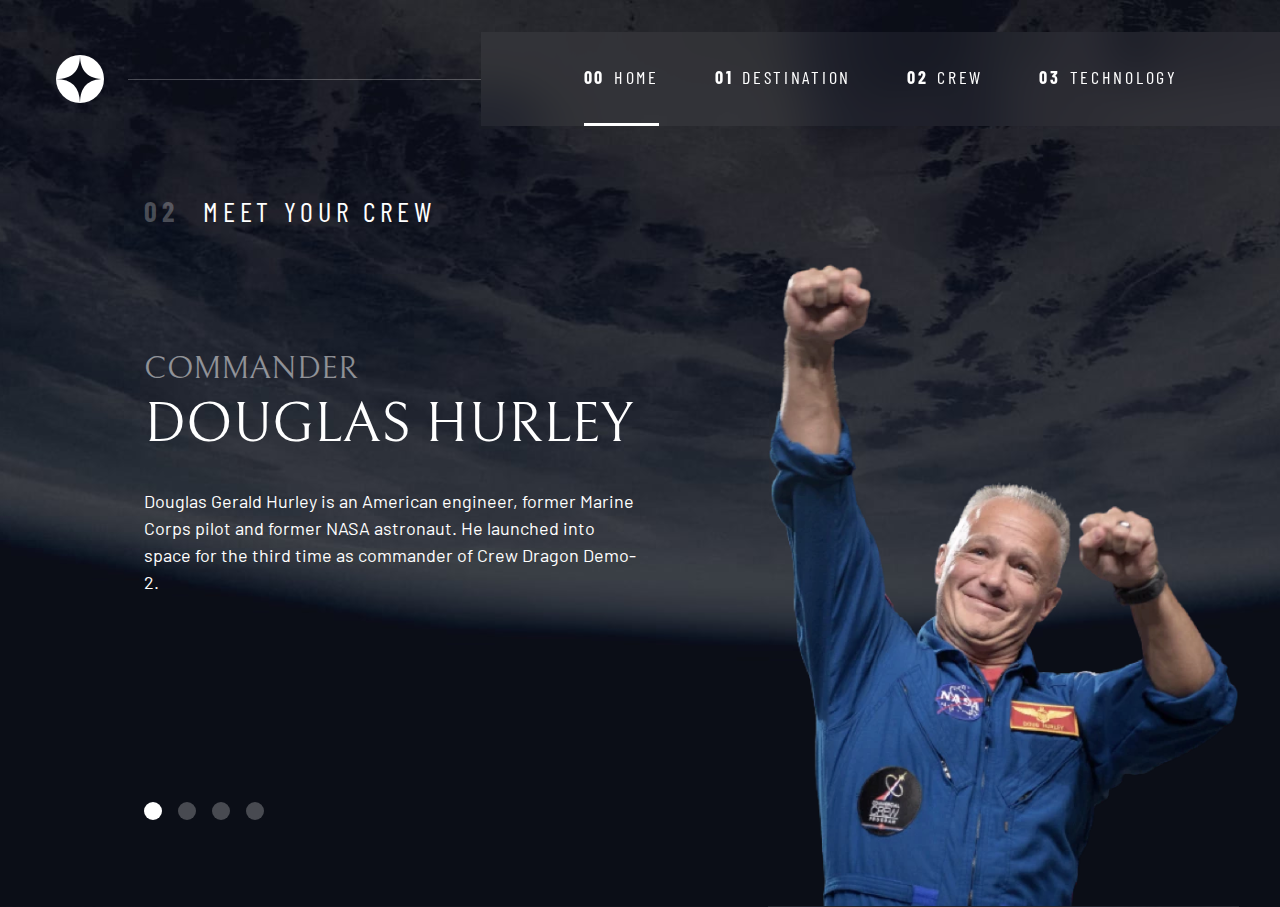
<file: crew-commander.html>
<!DOCTYPE html>
<html lang="en">
  <head>
    <meta charset="UTF-8" />
    <meta name="viewport" content="width=device-width, initial-scale=1.0" />

    <link
      rel="icon"
      type="image/png"
      sizes="32x32"
      href="./assets/favicon-32x32.png"
    />

    <!-- Google Fonts -->
    <link rel="preconnect" href="https://fonts.googleapis.com" />
    <link rel="preconnect" href="https://fonts.gstatic.com" crossorigin />
    <link
      href="https://fonts.googleapis.com/css2?family=Barlow+Condensed:wght@400;700&family=Bellefair&family=Barlow:wght@400;700&display=swap"
      rel="stylesheet"
    />

    <!-- Custom Stylesheets -->
    <link rel="stylesheet" href="index.css" />

    <title>Frontend Mentor | Space tourism website</title>
    <script src="navigation.js" defer></script>
  </head>

  <body class="crew">
    <a class="skip-to-content" href="#main">Skip to content</a>
    <header class="primary-header flex">
      <div class="logo-container">
        <img
          src="./assets/shared/logo.svg"
          alt="space tourism logo"
          class="logo"
        />
      </div>
      <button class="mobile-nav-toggle" aria-controls="primary-navigation">
        <span class="sr-only" aria-expanded="false">Menu</span>
      </button>
      <nav class="nav-container">
        <ul
          id="primary-navigation"
          data-visible="false"
          class="primary-navigation flex underline-indicators"
        >
          <li class="active">
            <a
              class="ff-sans-cond uppercase text-white letter-spacing-2"
              href="index.html"
              ><span aria-hidden="true">00</span>Home</a
            >
          </li>
          <li>
            <a
              class="ff-sans-cond uppercase text-white letter-spacing-2"
              href="destination.html"
              ><span aria-hidden="true">01</span>Destination</a
            >
          </li>
          <li>
            <a
              class="ff-sans-cond uppercase text-white letter-spacing-2"
              href="crew.html"
              ><span aria-hidden="true">02</span>Crew</a
            >
          </li>
          <li>
            <a
              class="ff-sans-cond uppercase text-white letter-spacing-2"
              href="technology.html"
              ><span aria-hidden="true">03</span>Technology</a
            >
          </li>
        </ul>
      </nav>
      <!-- my after:: is here -->
    </header>

    <main id="main" class="grid-container grid-container--crew flow">
      <h1 class="numbered-title">
        <span aria-hidden="true">02</span> Meet your crew
      </h1>

      <div class="dot-indicators flex">
        <button aria-selected="true">
          <span class="sr-only">The commander</span>
        </button>
        <button aria-selected="false">
          <span class="sr-only">The mission specialist</span>
        </button>
        <button aria-selected="false">
          <span class="sr-only">The pilot</span>
        </button>
        <button aria-selected="false">
          <span class="sr-only">The crew engineer</span>
        </button>
      </div>

      <article class="crew-details flow">
        <header class="flow flow--space-small">
          <h2 class="fs-600 ff-serif uppercase">Commander</h2>
          <p class="fs-700 uppercase ff-serif">Douglas Hurley</p>
        </header>
        <p>
          Douglas Gerald Hurley is an American engineer, former Marine Corps
          pilot and former NASA astronaut. He launched into space for the third
          time as commander of Crew Dragon Demo-2.
        </p>
      </article>
      <picture>
        <source
          srcset="assets/crew/image-douglas-hurley.webp"
          type="image/webp"
        />
        <img src="assets/crew/image-douglas-hurley.png" alt="Douglas Hurley" />
      </picture>
    </main>
  </body>
</html>
</file>
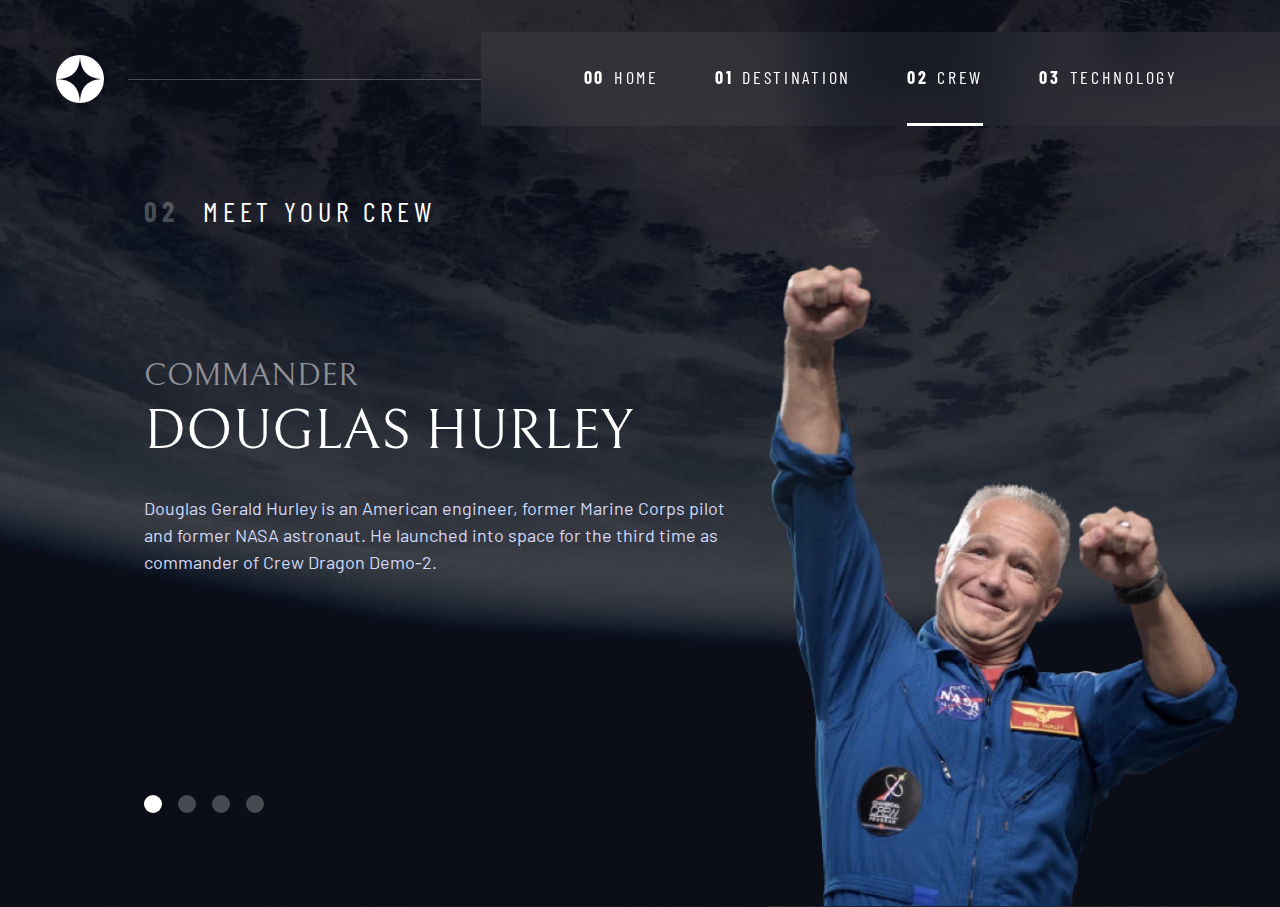
<file: crew.html>
<!DOCTYPE html>
<html lang="en">
  <head>
    <meta charset="UTF-8" />
    <meta name="viewport" content="width=device-width, initial-scale=1.0" />

    <link
      rel="icon"
      type="image/png"
      sizes="32x32"
      href="./assets/favicon-32x32.png"
    />

    <!-- Google Fonts -->
    <link rel="preconnect" href="https://fonts.googleapis.com" />
    <link rel="preconnect" href="https://fonts.gstatic.com" crossorigin />
    <link
      href="https://fonts.googleapis.com/css2?family=Barlow+Condensed:wght@400;700&family=Bellefair&family=Barlow:wght@400;700&display=swap"
      rel="stylesheet"
    />

    <!-- Custom Stylesheets -->
    <link rel="stylesheet" href="index.css" />

    <title>Frontend Mentor | Space tourism website</title>
    <script src="navigation.js" defer></script>
    <script src="tabs.js" defer></script>
  </head>

  <body class="crew">
    <a class="skip-to-content" href="#main">Skip to content</a>
    <header class="primary-header flex">
      <div class="logo-container">
        <img
          src="./assets/shared/logo.svg"
          alt="space tourism logo"
          class="logo"
        />
      </div>
      <button class="mobile-nav-toggle" aria-controls="primary-navigation">
        <span class="sr-only" aria-expanded="false">Menu</span>
      </button>
      <nav class="nav-container">
        <ul
          id="primary-navigation"
          data-visible="false"
          class="primary-navigation flex underline-indicators"
        >
          <li>
            <a
              class="ff-sans-cond uppercase text-white letter-spacing-2"
              href="index.html"
              ><span aria-hidden="true">00</span>Home</a
            >
          </li>
          <li>
            <a
              class="ff-sans-cond uppercase text-white letter-spacing-2"
              href="destination.html"
              ><span aria-hidden="true">01</span>Destination</a
            >
          </li>
          <li class="active">
            <a
              class="ff-sans-cond uppercase text-white letter-spacing-2"
              href="crew.html"
              ><span aria-hidden="true">02</span>Crew</a
            >
          </li>
          <li>
            <a
              class="ff-sans-cond uppercase text-white letter-spacing-2"
              href="technology.html"
              ><span aria-hidden="true">03</span>Technology</a
            >
          </li>
        </ul>
      </nav>
      <!-- my after:: is here -->
    </header>

    <main id="main" class="grid-container grid-container--crew flow">
      <h1 class="numbered-title">
        <span aria-hidden="true">02</span> Meet your crew
      </h1>

      <div
        class="dot-indicators flex"
        role="tablist"
        aria-label="crew member list"
      >
        <button
          aria-selected="true"
          aria-controls="commander-article"
          data-image="commander-image"
          role="tab"
          tabindex="0"
        >
          <span class="sr-only">The commander</span>
        </button>
        <button
          aria-selected="false"
          aria-controls="mission-specialist-article"
          data-image="mission-specialist-image"
          role="tab"
          tabindex="-1"
        >
          <span class="sr-only">The mission specialist</span>
        </button>
        <button
          aria-selected="false"
          aria-controls="pilot-article"
          data-image="pilot-image"
          role="tab"
          tabindex="-1"
        >
          <span class="sr-only">The pilot</span>
        </button>
        <button
          aria-selected="false"
          aria-controls="flight-engineer-article"
          data-image="flight-engineer-image"
          role="tab"
          tabindex="-1"
        >
          <span class="sr-only">The flight engineer</span>
        </button>
      </div>
      <!-- Crew Member Articles -->
      <!-- Douglas Hurley Commander Crew Member -->
      <article
        class="crew-details flow"
        id="commander-article"
        role="tabpanel"
        tabindex="0"
      >
        <header class="flow flow--space-small">
          <h2 class="fs-600 ff-serif uppercase">Commander</h2>
          <p class="fs-700 uppercase ff-serif">Douglas Hurley</p>
        </header>
        <p class="text-accent">
          Douglas Gerald Hurley is an American engineer, former Marine Corps
          pilot and former NASA astronaut. He launched into space for the third
          time as commander of Crew Dragon Demo-2.
        </p>
      </article>
      <!-- Mark Shuttleworth Mission Specialist Crew Member -->
      <article
        hidden
        class="crew-details flow"
        id="mission-specialist-article"
        role="tabpanel"
        tabindex="-1"
      >
        <header class="flow flow--space-small">
          <h2 class="fs-600 ff-serif uppercase">Mission Specialist</h2>
          <p class="fs-700 uppercase ff-serif">Mark Shuttleworth</p>
        </header>
        <p class="text-accent">
          Mark Richard Shuttleworth is the founder and CEO of Canonical, the
          company behind the Linux-based Ubuntu operating system. Shuttleworth
          bcame the first South African to travel to space as a space tourist.
        </p>
      </article>
      <!-- Victor Glover Pilot Crew Member -->
      <article
        hidden
        class="crew-details flow"
        id="pilot-article"
        role="tabpanel"
        tabindex="-1"
      >
        <header class="flow flow--space-small">
          <h2 class="fs-600 ff-serif uppercase">Pilot</h2>
          <p class="fs-700 uppercase ff-serif">Victor Glover</p>
        </header>
        <p class="text-accent">
          Pilot on the first operational flight of the SpaceX Crew Dragon to the
          International Space Station. Glover is a commander in the U.S. Navy
          where he pilots an F/A-18. He was a crew member of Expedition 64, and
          he served as a station systems flight engineer.
        </p>
      </article>
      <!-- Anousheh Ansari Flight Engineer Crew Member -->
      <article
        hidden
        class="crew-details flow"
        id="flight-engineer-article"
        role="tabpanel"
        tabindex="-1"
      >
        <header class="flow flow--space-small">
          <h2 class="fs-600 ff-serif uppercase">Flight Engineer</h2>
          <p class="fs-700 uppercase ff-serif">Anousheh Ansari</p>
        </header>
        <p class="text-accent">
          Anousheh Ansari is an Iranian American engineer and co-founder of
          Prodea Systems. Ansari was the fourth self-funded space tourist, the
          first self-funded woman to fly to the ISS, and the first Iranian in
          space.
        </p>
      </article>
      <!-- End of Crew Member Articles -->
      <!-- Pictures of Crew Members Begins -->
      <!-- Picture Commander -->
      <picture id="commander-image">
        <source
          srcset="assets/crew/image-douglas-hurley.webp"
          type="image/webp"
        />
        <img src="assets/crew/image-douglas-hurley.png" alt="Douglas Hurley" />
      </picture>
      <!-- Picture Mission Specialist -->
      <picture hidden id="mission-specialist-image">
        <source
          srcset="assets/crew/image-mark-shuttleworth.webp"
          type="image/webp"
        />
        <img
          src="assets/crew/image-mark-shuttleworth.png"
          alt="Mark Shuttleworth"
        />
      </picture>
      <!-- Picture Pilot -->
      <picture hidden id="pilot-image">
        <source
          srcset="assets/crew/image-victor-glover.webp"
          type="image/webp"
        />
        <img src="assets/crew/image-victor-glover.png" alt="Victor Glover" />
      </picture>
      <!-- Picture Flight Engineer -->
      <picture hidden id="flight-engineer-image">
        <source
          srcset="assets/crew/image-anousheh-ansari.webp"
          type="image/webp"
        />
        <img
          src="assets/crew/image-anousheh-ansari.png"
          alt="Anousheh Ansari"
        />
      </picture>

      <!-- Pictures of Crew Members Ends -->
    </main>
  </body>
</html>
</file>
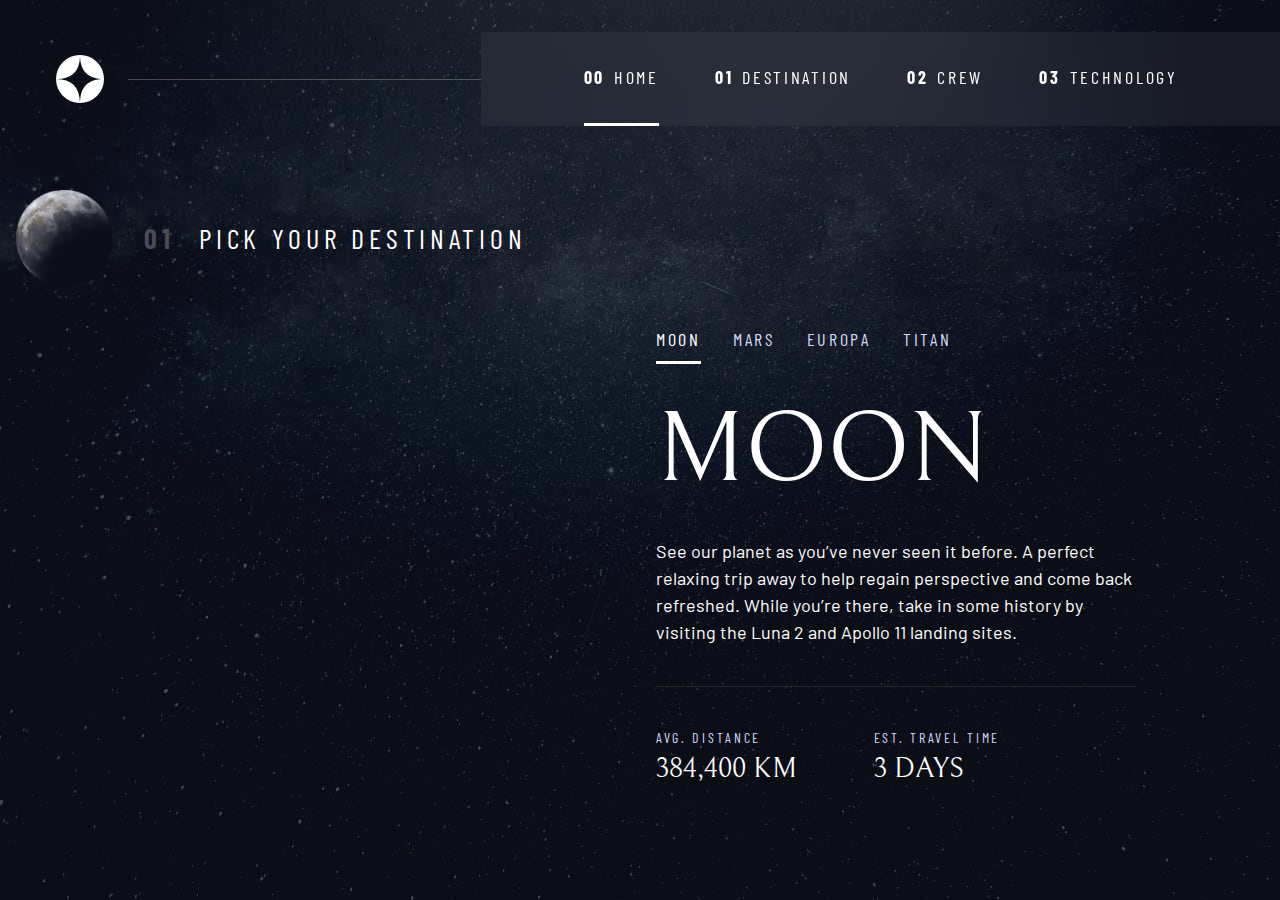
<file: destination-moon.html>
<!DOCTYPE html>
<html lang="en">
  <head>
    <meta charset="UTF-8" />
    <meta name="viewport" content="width=device-width, initial-scale=1.0" />

    <link
      rel="icon"
      type="image/png"
      sizes="32x32"
      href="./assets/favicon-32x32.png"
    />

    <!-- Google Fonts -->
    <link rel="preconnect" href="https://fonts.googleapis.com" />
    <link rel="preconnect" href="https://fonts.gstatic.com" crossorigin />
    <link
      href="https://fonts.googleapis.com/css2?family=Barlow+Condensed:wght@400;700&family=Bellefair&family=Barlow:wght@400;700&display=swap"
      rel="stylesheet"
    />

    <!-- Custom Stylesheets -->
    <link rel="stylesheet" href="index.css" />

    <title>Frontend Mentor | Space tourism website</title>
    <script src="index.js" defer></script>
  </head>

  <body class="destination">
    <a class="skip-to-content" href="#main">Skip to content</a>
    <header class="primary-header flex">
      <div class="logo-container">
        <img
          src="./assets/shared/logo.svg"
          alt="space tourism logo"
          class="logo"
        />
      </div>
      <button class="mobile-nav-toggle" aria-controls="primary-navigation">
        <span class="sr-only" aria-expanded="false">Menu</span>
      </button>
      <nav class="nav-container">
        <ul
          id="primary-navigation"
          data-visible="false"
          class="primary-navigation flex underline-indicators"
        >
          <li class="active">
            <a
              class="ff-sans-cond uppercase text-white letter-spacing-2"
              href="index.html"
              ><span aria-hidden="true">00</span>Home</a
            >
          </li>
          <li>
            <a
              class="ff-sans-cond uppercase text-white letter-spacing-2"
              href="destination.html"
              ><span aria-hidden="true">01</span>Destination</a
            >
          </li>
          <li>
            <a
              class="ff-sans-cond uppercase text-white letter-spacing-2"
              href="crew.html"
              ><span aria-hidden="true">02</span>Crew</a
            >
          </li>
          <li>
            <a
              class="ff-sans-cond uppercase text-white letter-spacing-2"
              href="technology.html"
              ><span aria-hidden="true">03</span>Technology</a
            >
          </li>
        </ul>
      </nav>
      <!-- my after:: is here -->
    </header>

    <main id="main" class="grid-container grid-container--destination flow">
      <h1 class="numbered-title">
        <span aria-hidden="true">01</span> Pick your destination
      </h1>
      <img src="assets/destination/image-moon.png" alt="the moon" />

      <!-- Tabs -->
      <div class="tab-list underline-indicators flex">
        <button
          aria-selected="true"
          class="uppercase text-accent letter-spacing-2 ff-sans-cond"
        >
          Moon
        </button>
        <button
          aria-selected="false"
          class="uppercase text-accent letter-spacing-2 ff-sans-cond"
        >
          Mars
        </button>
        <button
          aria-selected="false"
          class="uppercase text-accent letter-spacing-2 ff-sans-cond"
        >
          Europa
        </button>
        <button
          aria-selected="false"
          class="uppercase text-accent letter-spacing-2 ff-sans-cond"
        >
          Titan
        </button>
      </div>

      <article class="destination-info flow">
        <h2 class="fs-800 uppercase ff-serif">Moon</h2>

        <p>
          See our planet as you’ve never seen it before. A perfect relaxing trip
          away to help regain perspective and come back refreshed. While you’re
          there, take in some history by visiting the Luna 2 and Apollo 11
          landing sites.
        </p>

        <div class="destination-meta flex">
          <div>
            <h3
              class="text-accent fs-200 uppercase letter-spacing-2 ff-sans-cond"
            >
              Avg. distance
            </h3>
            <p class="ff-serif uppercase">384,400 km</p>
          </div>

          <div>
            <h3
              class="text-accent fs-200 uppercase letter-spacing-2 ff-sans-cond"
            >
              Est. travel time
            </h3>
            <p class="ff-serif uppercase">3 days</p>
          </div>
        </div>
      </article>
    </main>
  </body>
</html>
</file>
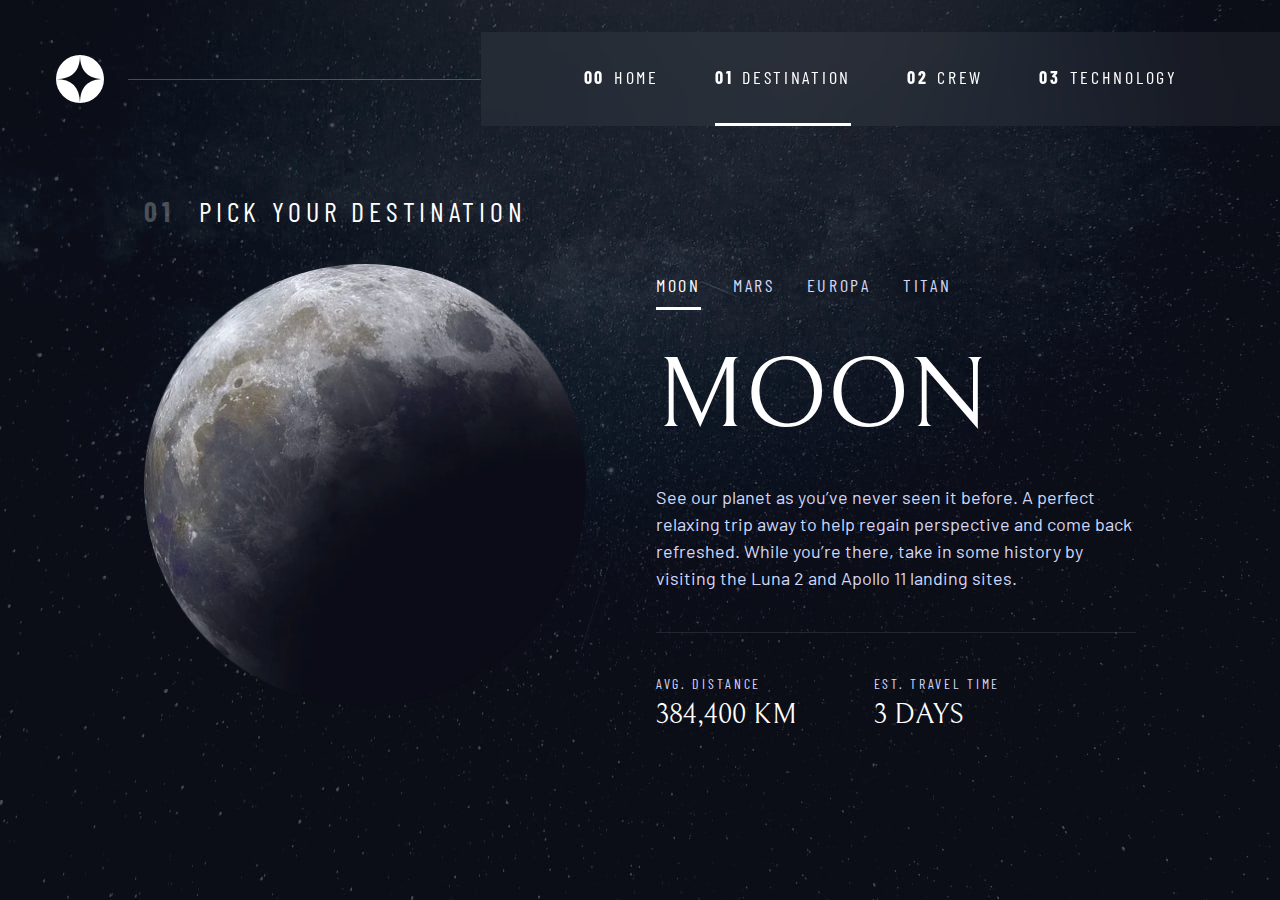
<file: destination.html>
<!DOCTYPE html>
<html lang="en">
  <head>
    <meta charset="UTF-8" />
    <meta name="viewport" content="width=device-width, initial-scale=1.0" />

    <link
      rel="icon"
      type="image/png"
      sizes="32x32"
      href="./assets/favicon-32x32.png"
    />

    <!-- Google Fonts -->
    <link rel="preconnect" href="https://fonts.googleapis.com" />
    <link rel="preconnect" href="https://fonts.gstatic.com" crossorigin />
    <link
      href="https://fonts.googleapis.com/css2?family=Barlow+Condensed:wght@400;700&family=Bellefair&family=Barlow:wght@400;700&display=swap"
      rel="stylesheet"
    />

    <!-- Custom Stylesheets -->
    <link rel="stylesheet" href="index.css" />

    <title>Frontend Mentor | Space tourism website</title>
    <script src="navigation.js" defer></script>
    <script src="tabs.js" defer></script>
  </head>

  <body class="destination">
    <a class="skip-to-content" href="#main">Skip to content</a>
    <header class="primary-header flex">
      <div class="logo-container">
        <img
          src="./assets/shared/logo.svg"
          alt="space tourism logo"
          class="logo"
        />
      </div>
      <button class="mobile-nav-toggle" aria-controls="primary-navigation">
        <span class="sr-only" aria-expanded="false">Menu</span>
      </button>
      <nav class="nav-container">
        <ul
          id="primary-navigation"
          data-visible="false"
          class="primary-navigation flex underline-indicators"
        >
          <li>
            <a
              class="ff-sans-cond uppercase text-white letter-spacing-2"
              href="index.html"
              ><span aria-hidden="true">00</span>Home</a
            >
          </li>
          <li class="active">
            <a
              class="ff-sans-cond uppercase text-white letter-spacing-2"
              href="destination.html"
              ><span aria-hidden="true">01</span>Destination</a
            >
          </li>
          <li>
            <a
              class="ff-sans-cond uppercase text-white letter-spacing-2"
              href="crew.html"
              ><span aria-hidden="true">02</span>Crew</a
            >
          </li>
          <li>
            <a
              class="ff-sans-cond uppercase text-white letter-spacing-2"
              href="technology.html"
              ><span aria-hidden="true">03</span>Technology</a
            >
          </li>
        </ul>
      </nav>
      <!-- my after:: is here -->
    </header>

    <main id="main" class="grid-container grid-container--destination flow">
      <h1 class="numbered-title">
        <span aria-hidden="true">01</span> Pick your destination
      </h1>

      <!-- Destination Images -->
      <picture id="moon-image">
        <source srcset="assets/destination/image-moon.webp" type="image/webp" />
        <img src="assets/destination/image-moon.png" alt="the moon" />
      </picture>
      <picture hidden id="mars-image">
        <source srcset="assets/destination/image-mars.webp" type="image/webp" />
        <img src="assets/destination/image-mars.png" alt="the planet Mars" />
      </picture>
      <picture hidden id="europa-image">
        <source
          srcset="assets/destination/image-europa.webp"
          type="image/webp"
        />
        <img
          src="assets/destination/image-europa.png"
          alt="the planet Europa"
        />
      </picture>
      <picture hidden id="titan-image">
        <source
          srcset="assets/destination/image-titan.webp"
          type="image/webp"
        />
        <img src="assets/destination/image-titan.png" alt="the planet Titan" />
      </picture>
      <!-- End of Destination Images -->

      <!-- Tabs -->
      <div
        class="tab-list underline-indicators flex"
        role="tablist"
        aria-label="destination list"
      >
        <button
          aria-selected="true"
          role="tab"
          aria-controls="moon-tab"
          class="uppercase text-accent letter-spacing-2 ff-sans-cond"
          tabindex="0"
          data-image="moon-image"
        >
          Moon
        </button>
        <button
          aria-selected="false"
          role="tab"
          aria-controls="mars-tab"
          class="uppercase text-accent letter-spacing-2 ff-sans-cond"
          tabindex="-1"
          data-image="mars-image"
        >
          Mars
        </button>
        <button
          aria-selected="false"
          role="tab"
          aria-controls="europa-tab"
          class="uppercase text-accent letter-spacing-2 ff-sans-cond"
          tabindex="-1"
          data-image="europa-image"
        >
          Europa
        </button>
        <button
          aria-selected="false"
          role="tab"
          aria-controls="titan-tab"
          class="uppercase text-accent letter-spacing-2 ff-sans-cond"
          tabindex="-1"
          data-image="titan-image"
        >
          Titan
        </button>
      </div>

      <!-- Destination Articles -->
      <!-- Moon -->
      <article
        class="destination-info flow"
        id="moon-tab"
        tabindex="0"
        role="tabpanel"
      >
        <h2 class="fs-800 uppercase ff-serif">Moon</h2>

        <p class="text-accent">
          See our planet as you’ve never seen it before. A perfect relaxing trip
          away to help regain perspective and come back refreshed. While you’re
          there, take in some history by visiting the Luna 2 and Apollo 11
          landing sites.
        </p>

        <div class="destination-meta flex">
          <div>
            <h3
              class="text-accent fs-200 uppercase letter-spacing-2 ff-sans-cond"
            >
              Avg. distance
            </h3>
            <p class="ff-serif uppercase">384,400 km</p>
          </div>

          <div>
            <h3
              class="text-accent fs-200 uppercase letter-spacing-2 ff-sans-cond"
            >
              Est. travel time
            </h3>
            <p class="ff-serif uppercase">3 days</p>
          </div>
        </div>
      </article>

      <!-- Mars -->
      <article
        hidden
        class="destination-info flow"
        id="mars-tab"
        tabindex="-1"
        role="tabpanel"
      >
        <h2 class="fs-800 uppercase ff-serif">Mars</h2>

        <p class="text-accent">
          Don’t forget to pack your hiking boots. You’ll need them to tackle
          Olympus Mons, the tallest planetary mountain in our solar system. It’s
          two and a half times the size of Everest!
        </p>

        <div class="destination-meta flex">
          <div>
            <h3
              class="text-accent fs-200 uppercase letter-spacing-2 ff-sans-cond"
            >
              Avg. distance
            </h3>
            <p class="ff-serif uppercase">225 mil. km</p>
          </div>

          <div>
            <h3
              class="text-accent fs-200 uppercase letter-spacing-2 ff-sans-cond"
            >
              Est. travel time
            </h3>
            <p class="ff-serif uppercase">9 months</p>
          </div>
        </div>
      </article>

      <!-- Europa -->
      <article
        hidden
        class="destination-info flow"
        id="europa-tab"
        tabindex="-1"
        role="tabpanel"
      >
        <h2 class="fs-800 uppercase ff-serif">Europa</h2>

        <p class="text-accent">
          The smallest of the four Galilean moons orbiting Jupiter, Europa is a
          winter lover’s dream. With an icy surface, it’s perfect for a bit of
          ice skating, curling, hockey, or simple relaxation in your snug
          wintery cabin.
        </p>

        <div class="destination-meta flex">
          <div>
            <h3
              class="text-accent fs-200 uppercase letter-spacing-2 ff-sans-cond"
            >
              Avg. distance
            </h3>
            <p class="ff-serif uppercase">628 mil. km</p>
          </div>

          <div>
            <h3
              class="text-accent fs-200 uppercase letter-spacing-2 ff-sans-cond"
            >
              Est. travel time
            </h3>
            <p class="ff-serif uppercase">3 years</p>
          </div>
        </div>
      </article>

      <!-- Titan -->
      <article
        hidden
        class="destination-info flow"
        id="titan-tab"
        tabindex="-1"
        role="tabpanel"
      >
        <h2 class="fs-800 uppercase ff-serif">Titan</h2>

        <p class="text-accent">
          The only moon known to have a dense atmosphere other than Earth, Titan
          is a home away from home (just a few hundred degrees colder!). As a
          bonus, you get striking views of the Rings of Saturn.
        </p>

        <div class="destination-meta flex">
          <div>
            <h3
              class="text-accent fs-200 uppercase letter-spacing-2 ff-sans-cond"
            >
              Avg. distance
            </h3>
            <p class="ff-serif uppercase">1.6 bil. km</p>
          </div>

          <div>
            <h3
              class="text-accent fs-200 uppercase letter-spacing-2 ff-sans-cond"
            >
              Est. travel time
            </h3>
            <p class="ff-serif uppercase">7 years</p>
          </div>
        </div>
      </article>
      <!-- End of Destination Articles -->
    </main>
  </body>
</html>
</file>
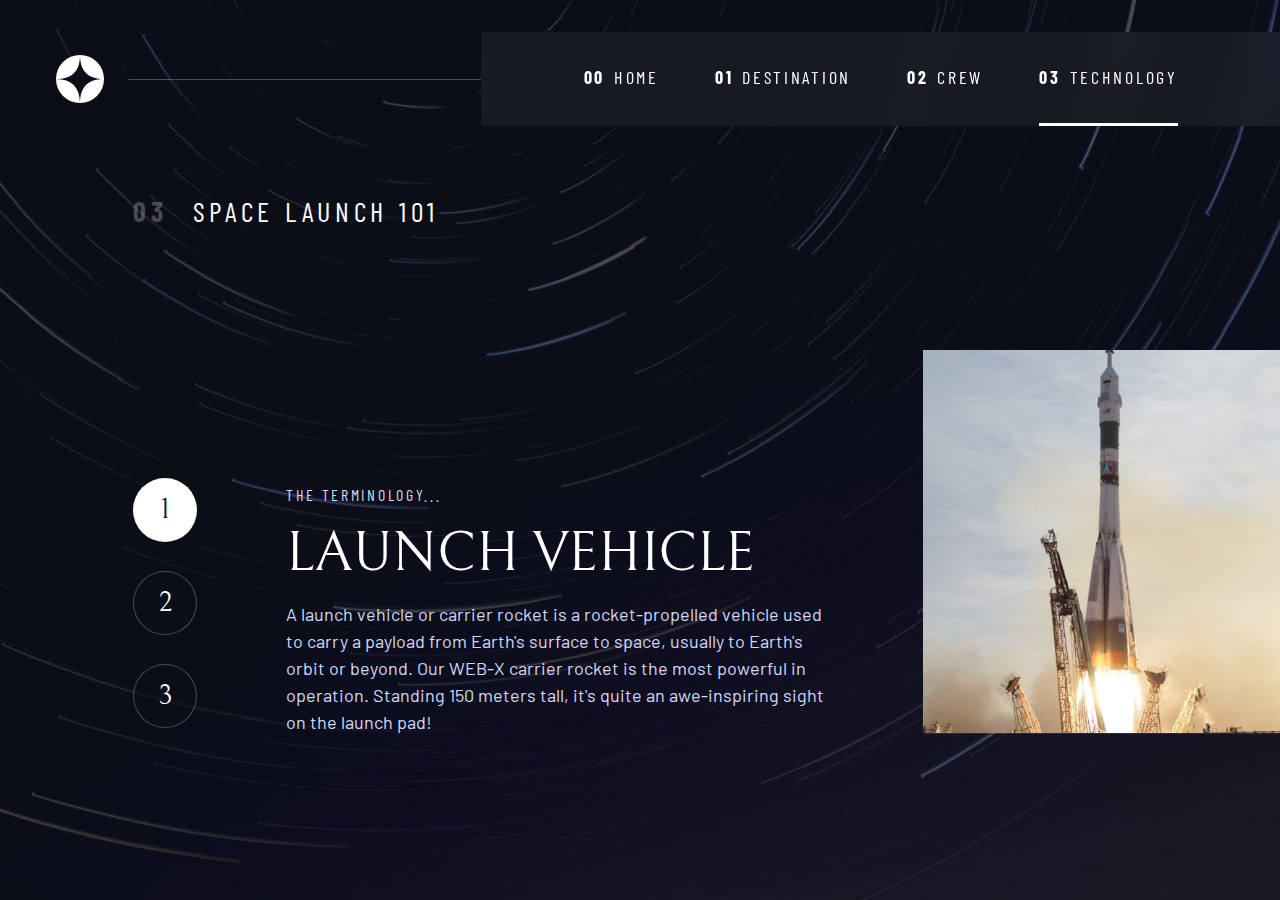
<file: technology.html>
<!DOCTYPE html>
<html lang="en">
  <head>
    <meta charset="UTF-8" />
    <meta name="viewport" content="width=device-width, initial-scale=1.0" />

    <link
      rel="icon"
      type="image/png"
      sizes="32x32"
      href="./assets/favicon-32x32.png"
    />

    <!-- Google Fonts -->
    <link rel="preconnect" href="https://fonts.googleapis.com" />
    <link rel="preconnect" href="https://fonts.gstatic.com" crossorigin />
    <link
      href="https://fonts.googleapis.com/css2?family=Barlow+Condensed:wght@400;700&family=Bellefair&family=Barlow:wght@400;700&display=swap"
      rel="stylesheet"
    />

    <!-- Custom Stylesheets -->
    <link rel="stylesheet" href="index.css" />

    <title>Frontend Mentor | Space tourism website</title>
    <script src="navigation.js" defer></script>
    <script src="tabs.js" defer></script>
  </head>
  <body class="technology">
    <a class="skip-to-content" href="#main">Skip to content</a>
    <header class="primary-header flex">
      <div class="logo-container">
        <img
          src="./assets/shared/logo.svg"
          alt="space tourism logo"
          class="logo"
        />
      </div>
      <button class="mobile-nav-toggle" aria-controls="primary-navigation">
        <span class="sr-only" aria-expanded="false">Menu</span>
      </button>
      <nav class="nav-container">
        <ul
          id="primary-navigation"
          data-visible="false"
          class="primary-navigation flex underline-indicators"
        >
          <li>
            <a
              class="ff-sans-cond uppercase text-white letter-spacing-2"
              href="index.html"
              ><span aria-hidden="true">00</span>Home</a
            >
          </li>
          <li>
            <a
              class="ff-sans-cond uppercase text-white letter-spacing-2"
              href="destination.html"
              ><span aria-hidden="true">01</span>Destination</a
            >
          </li>
          <li>
            <a
              class="ff-sans-cond uppercase text-white letter-spacing-2"
              href="crew.html"
              ><span aria-hidden="true">02</span>Crew</a
            >
          </li>
          <li class="active">
            <a
              class="ff-sans-cond uppercase text-white letter-spacing-2"
              href="technology.html"
              ><span aria-hidden="true">03</span>Technology</a
            >
          </li>
        </ul>
      </nav>
      <!-- my after:: is here -->
    </header>

    <main id="main" class="grid-container grid-container--technology flow">
      <h1 class="numbered-title">
        <span aria-hidden="true">03</span> Space Launch 101
      </h1>

      <div
        class="numbered-indicators flex ff-serif fs-500"
        role="tablist"
        aria-label="technology list"
      >
        <button
          class="techBtn"
          aria-selected="true"
          aria-controls="vehicle-article"
          data-image="vehicle-image"
          role="tab"
          tabindex="0"
        >
          <div>
            <span class="sr-only">Launch Vehicle</span>
            1
          </div>
        </button>

        <button
          class="techBtn"
          aria-selected="false"
          aria-controls="spaceport-article"
          data-image="spaceport-image"
          role="tab"
          tabindex="-1"
        >
          <span class="sr-only">Spaceport</span>2
        </button>

        <button
          class="techBtn"
          aria-selected="false"
          aria-controls="capsule-article"
          data-image="capsule-image"
          role="tab"
          tabindex="-1"
        >
          <span class="sr-only">Space Capsule</span>3
        </button>
      </div>

      <!-- Technology Articles -->
      <!-- Launch Vehicle Article -->
      <article
        class="tech-details flow"
        id="vehicle-article"
        role="tabpanel"
        tabindex="0"
      >
        <header class="flow">
          <h2
            class="fs-300 letter-spacing-2 ff-sans-cond text-accent uppercase"
          >
            The Terminology...
          </h2>
          <p class="fs-700 uppercase ff-serif">Launch Vehicle</p>
        </header>
        <p class="text-accent">
          A launch vehicle or carrier rocket is a rocket-propelled vehicle used
          to carry a payload from Earth's surface to space, usually to Earth's
          orbit or beyond. Our WEB-X carrier rocket is the most powerful in
          operation. Standing 150 meters tall, it's quite an awe-inspiring sight
          on the launch pad!
        </p>
      </article>
      <!-- Spaceport Article -->
      <article
        hidden
        class="tech-details flow"
        id="spaceport-article"
        role="tabpanel"
        tabindex="-1"
      >
        <header class="flow">
          <h2
            class="fs-300 letter-spacing-2 ff-sans-cond text-accent uppercase"
          >
            The Terminology...
          </h2>
          <p class="fs-700 uppercase ff-serif">Spaceport</p>
        </header>
        <p class="text-accent">
          A spaceport or cosmodrome is a site for launching (or receiving)
          spacecraft, by analogy to the seaport for ships or airport for
          aircraft. Based in the famous Cape Canaveral, our spaceport is ideally
          situated to take advantage of the Earth's rotation for launch.
        </p>
      </article>

      <!-- Space Capsule Article -->
      <article
        hidden
        class="tech-details flow"
        id="capsule-article"
        role="tabpanel"
        tabindex="-1"
      >
        <header class="flow">
          <h2
            class="fs-300 letter-spacing-2 ff-sans-cond text-accent uppercase"
          >
            The Terminology...
          </h2>
          <p class="fs-700 uppercase ff-serif">Space Capsule</p>
        </header>
        <p class="text-accent">
          A space capsule is an often-crewed spacecraft that uses a blunt-body
          reentry capsule to reenter the Earth's atmosphere without wings. Our
          capsule is where you'll spend your time during the flight. It includes
          a space gym, cinema, and plenty of other activities to keep you
          entertained.
        </p>
      </article>
      <!-- End of Technology Articles -->
      <!-- Technology Pictures -->
      <!-- Launch Vehicle Picture -->
      <picture id="vehicle-image">
        <source
          media="(min-width: 45rem)"
          srcset="assets/technology/image-launch-vehicle-portrait.jpg"
        />
        <img
          src="assets/technology/image-launch-vehicle-landscape.jpg"
          alt="Space Vehicle"
        />
      </picture>
      <!-- Spaceport Picture -->
      <picture hidden id="spaceport-image">
        <source
          media="(min-width: 45rem)"
          srcset="assets/technology/image-spaceport-portrait.jpg"
        />
        <img
          src="assets/technology/image-spaceport-landscape.jpg"
          alt="Space Vehicle"
        />
      </picture>
      <!-- Space Capsule Picture -->
      <picture hidden id="capsule-image">
        <source
          media="(min-width: 45rem)"
          srcset="assets/technology/image-space-capsule-portrait.jpg"
        />
        <img
          src="assets/technology/image-space-capsule-landscape.jpg"
          alt="Space Vehicle"
        />
      </picture>
      <!-- End of Technology Pictures -->
    </main>
  </body>
</html>
</file>
<file: index.css>
/* --------------------------- */
/* Custom properties */
/* --------------------------- */

:root {
  /* colors */
  --clr-dark: 230 35% 7%;
  --clr-light: 231 77% 90%;
  --clr-white: 0 0% 100%;

  /* font-sizes */
  --fs-900: clamp(5rem, 8vw + 1rem, 9.375rem);
  --fs-800: 3.5rem;
  --fs-700: 1.5rem;
  --fs-600: 1rem;
  --fs-500: 1rem;
  /* base size 400 around body text */
  --fs-400: 0.9375rem;
  --fs-300: 1rem;
  --fs-200: 0.875rem;

  /* font-families */
  --ff-serif: "Bellefair", serif;
  --ff-sans-cond: "Barlow Condensed", sans-serif;
  --ff-sans-normal: "Barlow", sans-serif;
}

@media (min-width: 35em) {
  :root {
    --fs-800: 5rem;
    --fs-700: 2.5rem;
    --fs-600: 1.5rem;
    --fs-500: 1.25rem;
    --fs-400: 1rem;
  }
}

@media (min-width: 45em) {
  :root {
    /* font-sizes */
    --fs-800: 6.25rem;
    --fs-700: 3.5rem;
    --fs-600: 2rem;
    --fs-500: 1.75rem;
    --fs-400: 1.125rem;
  }
}

/* --------------------------- */
/* Reset */
/* --------------------------- */

/* good starting point for resets to copy/paste into projects */
/* https://piccalil.li/blog/a-modern-css-reset/ */

/* Box sizing */

*,
*::before,
*::after {
  box-sizing: border-box;
}

/* Reset margins */
body,
h1,
h2,
h3,
h4,
h5,
p,
figure,
picture {
  margin: 0;
}

h1,
h2,
h3,
h4,
h5,
h6,
p {
  font-weight: 400;
}

/* set up the body */
body {
  font-family: var(--ff-sans-normal);
  font-size: var(--fs-400);
  color: hsl(var(--clr-white));
  background-color: hsl(var(--clr-dark));
  line-height: 1.5;
  min-height: 100vh;
  display: grid;
  grid-template-rows: min-content 1fr;
  overflow-x: hidden;
}

/* make images easier to work with */
/* max width percent ensures that images shrink as viewport/space gets more narrow */
img,
picture {
  max-width: 100%;
  display: block;
}

/* make forms easier to work with */
/* form elements don't automatically inherit the font properties so it has to be specified */
input,
button,
textarea,
select {
  font: inherit;
}

/* remove animations for people who have turned them off  */
/* this code will disable animation settings for people who prefer not to have them - makes it more accessible  */
@media (prefers-reduced-motion: reduce) {
  *,
  *::before,
  *::after {
    animation-duration: 0.01ms !important;
    animation-iteration-count: 1 !important;
    transition-duration: 0.01ms !important;
    scroll-behavior: auto !important;
  }
}

[hidden] {
  display: none !important;
}

/* --------------------------- */
/* Utility Classes */
/* --------------------------- */

.flex {
  display: flex;
  gap: var(--gap, 1rem);
}

.grid {
  display: grid;
  gap: var(--gap, 1rem);
}

.d-block {
  display: block;
}

.flow > *:where(:not(:first-child)) {
  margin-top: var(--flow-space, 1rem);
}

/* prevents things from touching the side of the page */
.container {
  padding-inline: 2rem;
  margin-inline: auto;
  max-width: 80rem;
}

.flow--space-small {
  --flow-space: 0.5rem;
}

/* common utility - means screen reader only */
/* use to visually hide content for sighted user but keep the content in the page and give extra content for users using assistive technologies */
.sr-only {
  position: absolute;
  width: 1px;
  height: 1px;
  padding: 0;
  margin: -1px;
  overflow: hidden;
  clip: rect(0, 0, 0, 0);
  white-space: nowrap;
  border: 0;
}

.skip-to-content {
  position: absolute;
  z-index: 9999;
  background: hsl(var(--clr-white));
  color: hsl(var(--clr-dark));
  padding: 0.5em 1em;
  margin-inline: auto;
  transform: translateY(-200%);
  transition: transform 250ms ease-in;
}

.skip-to-content:focus {
  transform: translateY(0);
}

/* colors */

.bg-dark {
  background-color: hsl(var(--clr-dark));
}

.bg-accent {
  background-color: hsl(var(--clr-light));
}

.bg-white {
  background-color: hsl(var(--clr-white));
}

.text-dark {
  color: hsl(var(--clr-dark));
}

.text-accent {
  color: hsl(var(--clr-light));
}

.text-white {
  color: hsl(var(--clr-white));
}

/* typography */

.ff-serif {
  font-family: var(--ff-serif);
}

.ff-sans-cond {
  font-family: var(--ff-sans-cond);
}

.ff-sans-normal {
  font-family: var(--ff-sans-normal);
}

.letter-spacing-1 {
  letter-spacing: 4.75px;
}
.letter-spacing-2 {
  letter-spacing: 2.7px;
}
.letter-spacing-3 {
  letter-spacing: 2.35px;
}

.uppercase {
  text-transform: uppercase;
}

.fs-900 {
  font-size: var(--fs-900);
}
.fs-800 {
  font-size: var(--fs-800);
}
.fs-700 {
  font-size: var(--fs-700);
}
.fs-600 {
  font-size: var(--fs-600);
}
.fs-500 {
  font-size: var(--fs-500);
}
.fs-400 {
  font-size: var(--fs-400);
}
.fs-300 {
  font-size: var(--fs-300);
}
.fs-200 {
  font-size: var(--fs-200);
}

.fs-900,
.fs-800,
.fs-700,
.fs-600 {
  line-height: 1.1;
}

.numbered-title {
  font-family: var(--ff-sans-cond);
  font-size: var(--fs-500);
  text-transform: uppercase;
  letter-spacing: 4.72px;
}

.numbered-title span {
  margin-right: 0.5em;
  font-weight: 700;
  color: hsl(var(--clr-white) / 25%);
}

/* --------------------------- */
/* Components */
/* --------------------------- */

.large-button {
  font-size: 2rem;
  position: relative;
  display: inline-grid;
  z-index: 1;
  /* shorthand below for align items and justify content */
  place-items: center;
  padding: 0 2em;
  border-radius: 50%;
  aspect-ratio: 1;
  text-decoration: none;
}

.large-button::after {
  content: "";
  position: absolute;
  z-index: -1;
  background: hsl(var(--clr-white) / 0.1);
  width: 100%;
  height: 100%;
  border-radius: inherit;
  opacity: 0;
  transition: opacity 500ms linear, transform 750ms ease-in-out;
}

.large-button:hover::after,
.large-button:focus::after {
  opacity: 1;
  transform: scale(1.5);
}

/* primary header */
.primary-header {
  justify-content: space-between;
  align-items: center;
}

.logo {
  margin: 1.5rem clamp(1.5rem, 5vw, 3.5rem);
}

.primary-navigation {
  --gap: clamp(1.5rem, 5vw, 3.5rem);
  --underline-gap: 2rem;
  list-style: none;
  padding: 0;
  margin: 0;
  background: hsl(var(--clr-dark) / 0.95);
  backdrop-filter: blur(1.5rem);
}

.primary-navigation a {
  text-decoration: none;
}

.primary-navigation a > span {
  font-weight: 700;
  margin-right: 0.5em;
}

.mobile-nav-toggle {
  display: none;
}

@supports (backdrop-filter: blur(1.5rem)) {
  .primary-navigation {
    background: hsl(var(--clr-white) / 0.05);
    backdrop-filter: blur(1.5rem);
  }
}

@media (max-width: 35rem) {
  .primary-navigation {
    --underline-gap: 0.5rem;
    position: fixed;
    z-index: 1000;
    inset: 0 0 0 30%;
    list-style: none;
    padding: min(20rem, 15vh) 2rem;
    margin: 0;
    flex-direction: column;
    transform: translateX(100%);
    transition: transform 0.5s ease-in-out;
  }

  .primary-navigation[data-visible="true"] {
    transform: translateX(0);
  }

  .mobile-nav-toggle {
    display: block;
    position: absolute;
    z-index: 2000;
    right: 1rem;
    top: 2rem;
    background: transparent;
    background-image: url(./assets/shared/icon-hamburger.svg);
    background-repeat: no-repeat;
    background-position: center;
    width: 1.5rem;
    aspect-ratio: 1;
    border: 0;
  }

  .mobile-nav-toggle[aria-expanded="true"] {
    background-image: url(./assets/shared/icon-close.svg);
  }

  .mobile-nav-toggle:focus-visible {
    outline: 5px solid white;
    outline-offset: 5px;
  }
}

@media (min-width: 35em) {
  .primary-navigation {
    padding-inline: clamp(3rem, 8vw, 7rem);
  }
}

@media (min-width: 35em) and (max-width: 44.999em) {
  .primary-navigation a > span {
    display: none;
  }
}

@media (min-width: 45em) {
  .primary-header::after {
    content: "";
    display: block;
    position: relative;
    height: 1px;
    width: 100%;
    margin-right: -2.5rem;
    background: hsl(var(--clr-white) / 0.25);
    order: 1;
  }

  nav {
    order: 2;
  }

  .primary-navigation {
    margin-block: 2rem;
  }
}

/* Selecting every direct child of underline indicators */
.underline-indicators > * {
  cursor: pointer;
  padding: var(--underline-gap, 0.5rem) 0;
  border: 0;
  border-bottom: 0.2rem solid hsl(var(--clr-white) / 0);
  background-color: transparent;
}

.underline-indicators > *:focus {
  border-color: hsl(var(--clr-white) / 50%);
}

@media (hover: hover) {
  .underline-indicators > *:hover {
    border-color: hsl(var(--clr-white) / 0.5);
  }
}

@media (min-width: 35rem) {
  .underline-indicators > .active,
  .underline-indicators > [aria-selected="true"] {
    color: hsl(var(--clr-white) / 1);
    border-color: hsl(var(--clr-white) / 1);
  }
}

.tab-list {
  --gap: 2rem;
}

.dot-indicators > * {
  cursor: pointer;
  border: 0;
  border-radius: 50%;
  padding: 0.5em;
  background-color: hsl(var(--clr-white) / 25%);
}

.dot-indicators > *:hover,
.dot-indicators > *:focus {
  background-color: hsl(var(--clr-white) / 50%);
}

.dot-indicators > [aria-selected="true"] {
  background-color: hsl(var(--clr-white) / 1);
}

.numbered-indicators > * {
  padding: 0 1em;
  border-radius: 50%;
  aspect-ratio: 1;
  border: 0;
  place-items: center;
  text-align: center;
  cursor: pointer;
  text-align: center;
}

.numbered-indicators > [aria-selected="true"] {
  background-color: hsl(var(--clr-white) / 1);
  color: hsl(var(--clr-dark));
}

.numbered-indicators > [aria-selected="false"] {
  background-color: hsl(var(--clr-dark) / 50%);
  color: hsl(var(--clr-white));
  border: 1px solid hsl(var(--clr-white) / 25%);
}

.numbered-indicators > *:hover,
.numbered-indicators > *:focus {
  background-color: hsl(var(--clr-dark) / 50%);
  color: hsl(var(--clr-white));
  border: 1px solid hsl(var(--clr-white));
}

@media (min-width: 45rem) {
  .numbered-indicators {
    flex-direction: column;
    align-items: stretch;
    justify-content: center;
  }
}

/* --------------------------- */
/* Page Specific Backgrounds */
/* --------------------------- */

body {
  background-size: cover;
  background-position: bottom center;
}

/* home */
.home {
  background-image: url(./assets/home/background-home-mobile.jpg);
}

@media (min-width: 35rem) {
  .home {
    background-position: center center;
    background-image: url(./assets/home/background-home-tablet.jpg);
  }
}

@media (min-width: 45rem) {
  .home {
    background-image: url(./assets/home/background-home-desktop.jpg);
  }
}

/* destination */
.destination {
  background-image: url(./assets/destination/background-destination-mobile.jpg);
}

@media (min-width: 35rem) {
  .destination {
    background-position: center center;
    background-image: url(./assets/destination/background-destination-tablet.jpg);
  }
}

@media (min-width: 45rem) {
  .destination {
    background-image: url(./assets/destination/background-destination-desktop.jpg);
  }
}

/* crew */
.crew {
  background-image: url(./assets/crew/background-crew-mobile.jpg);
}

@media (min-width: 35rem) {
  .crew {
    background-position: center center;
    background-image: url(./assets/crew/background-crew-tablet.jpg);
  }
}

@media (min-width: 45rem) {
  .crew {
    background-image: url(./assets/crew/background-crew-desktop.jpg);
  }
}

/* technology */
.technology {
  background-image: url(./assets/technology/background-technology-mobile.jpg);
}

@media (min-width: 35rem) {
  .technology {
    /* background-position: center center; */
    background-image: url(./assets/technology/background-technology-tablet.jpg);
  }
}

@media (min-width: 45rem) {
  .technology {
    background-image: url(./assets/technology/background-technology-desktop.jpg);
  }
}
/* --------------------------- */
/* Layout -------------------- */
/* --------------------------- */

.grid-container {
  text-align: center;
  display: grid;
  place-items: center;
  padding-inline: 1rem;
  padding-bottom: 3rem;
}

.grid-container p:not([class]) {
  max-width: 50ch;
}

.numbered-title {
  grid-area: title;
}

/* destination layout */

.grid-container--destination {
  --flow-space: 2rem;
  grid-template-areas:
    "title"
    "image"
    "tabs"
    "content";
}

.grid-container--destination > picture {
  grid-area: image;
  max-width: 60%;
  align-self: start;
  animation: rotate 80s infinite linear;
}

.grid-container--destination > .tab-list {
  grid-area: tabs;
}

.grid-container--destination > .destination-info {
  grid-area: content;
}

.destination-meta {
  flex-direction: column;
  border-top: 1px solid hsl(var(--clr-white) / 0.1);
  padding-top: 2.5rem;
  margin-top: 2.5rem;
}

.destination-meta p {
  font-size: 1.75rem;
}

/* crew layout */

.grid-container--crew {
  --flow-space: 2rem;
  grid-template-areas:
    "title"
    "image"
    "tabs"
    "content";
}

.grid-container--crew > picture {
  grid-area: image;
  max-width: 60%;
  border-bottom: 1px solid hsl(var(--clr-white) / 0.1);
}

.grid-container--crew > .dot-indicators {
  grid-area: tabs;
}

.grid-container--crew > .crew-details {
  grid-area: content;
}

.crew-details h2 {
  color: hsl(var(--clr-white) / 0.5);
}

/* technology layout */

.grid-container--technology {
  --flow-space: 1rem;
  grid-template-areas:
    "title"
    "image"
    "tabs"
    "content";
}

.grid-container--technology > picture {
  grid-area: image;
  /* max-width: 100%; */
  border-bottom: 1px solid hsl(var(--clr-white) / 0.1);
  min-width: calc(100% + 2rem);
  /* width: 100%; */
  margin-left: -2.2rem;
  margin-right: -2.5rem;
}

.grid-container--technology > .numbered-indicators {
  grid-area: tabs;
}

.grid-container--technology > .tech-details {
  grid-area: content;
  max-width: 90%;
}

.grid-container--technology > picture {
  grid-area: image;
}

/* end technology layout */
/* tablet media queries */

@media (min-width: 35rem) {
  .numbered-title {
    justify-self: start;
    margin-top: 2rem;
  }
  .destination-meta {
    flex-direction: row;
    justify-content: space-evenly;
  }

  .grid-container--crew {
    padding-bottom: 0;
    grid-template-areas:
      "title"
      "content"
      "tabs"
      "image";
  }
}
/* desktop layout */
@media (min-width: 45rem) {
  .grid-container {
    text-align: left;
    column-gap: var(--container-gap, 2rem);
    grid-template-columns: minmax(1rem, 1fr) repeat(2, minmax(0, 30rem)) minmax(
        1rem,
        1fr
      );
  }

  .grid-container--home {
    padding-bottom: max(6rem, 20vh);
    align-items: end;
  }

  .grid-container--home > *:first-child {
    grid-column: 2;
  }

  .grid-container--home > *:last-child {
    grid-column: 3;
  }

  .grid-container--destination {
    justify-items: start;
    align-content: start;
    grid-template-areas:
      ". title title ."
      ". image tabs ."
      ". image content .";
  }

  .grid-container--destination > picture {
    max-width: 92%;
  }
  .grid-container--crew > picture {
    grid-column: span 2;
    align-self: end;
    max-width: 95%;
  }

  .destination-meta {
    --gap: min(6vw, 6rem);
    justify-content: start;
  }

  .grid-container--crew {
    grid-template-columns: minmax(1rem, 1fr) minmax(0, 37rem) minmax(0, 23rem) minmax(
        1rem,
        1fr
      );
    justify-items: start;
    grid-template-areas:
      ". title title ."
      ". content image ."
      ". tabs image .";
  }
}

@media (min-width: 45rem) {
  .grid-container--technology > picture {
    min-width: calc(100% + 2rem);
    /* width: 100%; */
    margin-left: 0;
    margin-right: 0;
  }

  .grid-container--technology {
    grid-template-columns:
      minmax(1rem, 1fr) minmax(1rem, 1fr) minmax(0, 40rem) minmax(0, 14rem)
      minmax(1rem, 1fr);
    justify-items: start;
    align-items: start;
    grid-template-areas:
      ". title title . ."
      ". tabs content image .";
  }

  .grid-container--technology > picture {
    max-width: 95%;
    margin: 0;
    grid-column: span 2;
  }

  .grid-container--technology > .tech-details {
    grid-area: content;
    align-self: center;
    padding-left: 2.2rem;
    max-width: 90%;
  }

  .grid-container--technology > .numbered-indicators {
    align-self: center;
    justify-self: start;
    display: flex;
  }

  .grid-container--technology > .numbered-indicators > * {
    height: 4rem;
    width: 4rem;
    margin-bottom: 0.8rem;
    justify-content: center;
    display: flex;
  }
}

[role="tab"]:focus {
  color: white;
}

@keyframes rotate {
  from {
    -webkit-transform: rotate(0deg);
  }
  to {
    -webkit-transform: rotate(360deg);
  }
}
</file>
